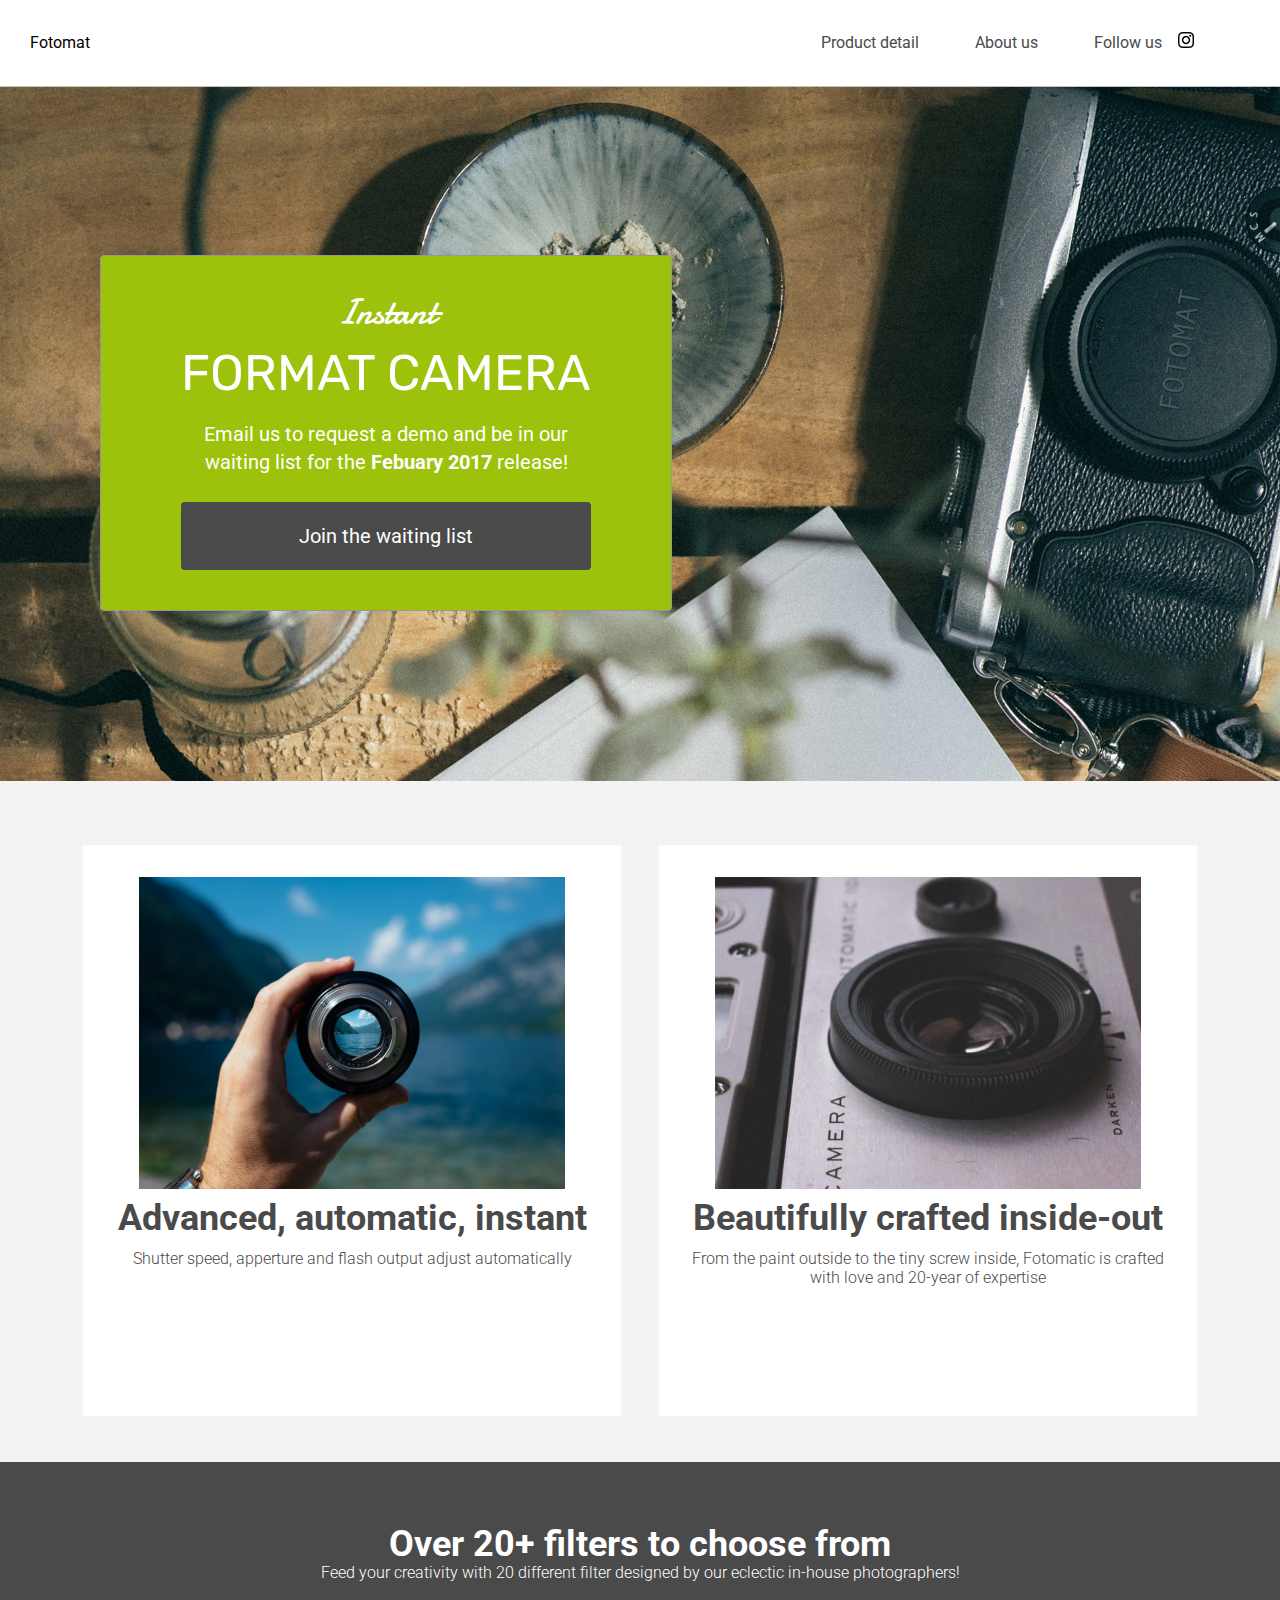
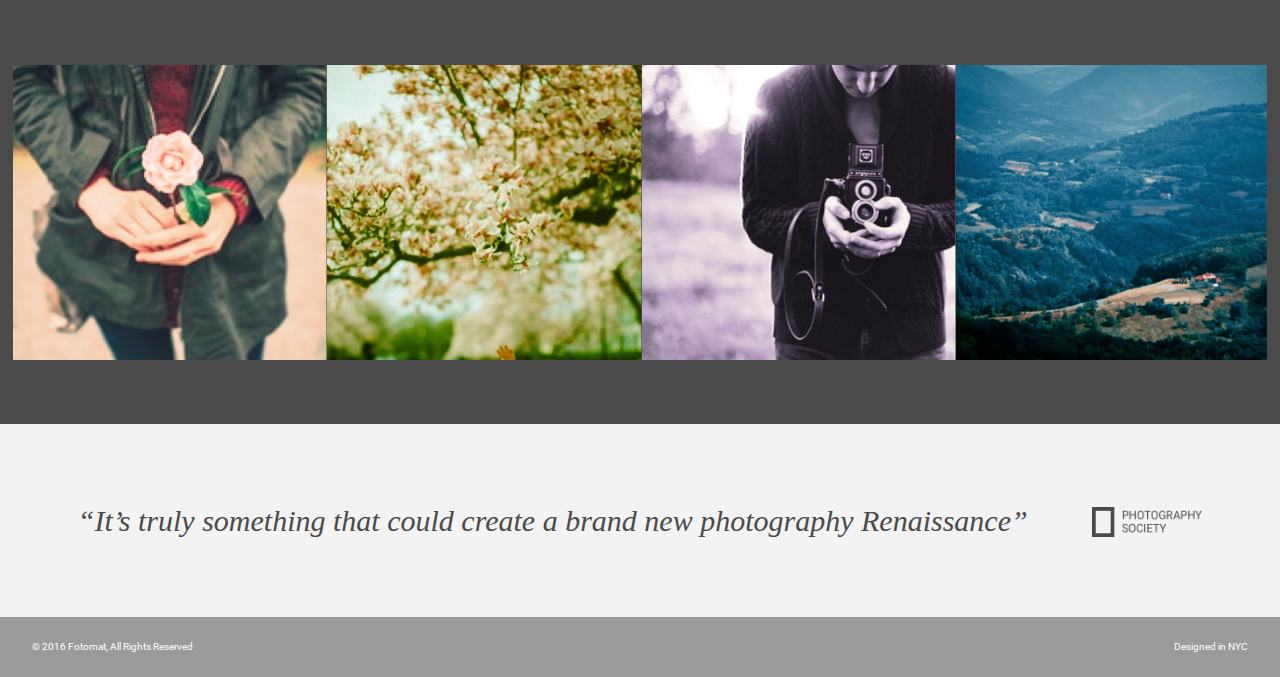
<file: fotomatic/index.html>
<!DOCTYPE html>
<html>
<head>
  <link href="https://fonts.googleapis.com/css?family=Damion" rel="stylesheet">
  <link href="https://fonts.googleapis.com/css?family=Rubik" rel="stylesheet">
  <link href="https://fonts.googleapis.com/css?family=Roboto:300,400,600,700" rel="stylesheet">
  <link rel="stylesheet" href="./resources/css/reset.css">
  <link rel="stylesheet" href="./resources/css/style.css">
</head>
<body>
  <!-- Header -->
  <header>
    <div class="content">
      <a href="index.html" class="desktop logo">Fotomat</a>
      <nav class="desktop">
        <ul>
          <li><a href="#">Product detail</a></li>
          <li><a href="#">About us</a></li>
          <li><a href="https://www.instagram.com/">Follow us
            <img class="icon" src="./resources/images/instagram.png"></a></li>
          <li><a href="#" class="button tablet">Join us</a></li>
        </ul>
      </nav>
      <nav class="mobile">
        <ul>
          <li><a href="#"><img src="./resources/images/ic-logo.svg"></a></li>
          <li><a href="#"><img src="./resources/images/ic-product-detail.svg"></a></li>
          <li><a href="#"><img src="./resources/images/ic-about-us.svg"></a></li>
          <li><a href="#" class="button">Join us</a></li>
        </ul>
      </nav>
    </div>
  </header>

  <!-- Main Content -->
  <div class="main-content">

    <!-- Sign Up Section -->
    <div id="sign-up-section" class="banner">
      <div id="sign-up-cta">
        <div class="content center">
          <div class="header">
            <h2 class="cursive">Instant</h2>
            <h1 class="striking">FORMAT CAMERA</h1>
          </div>
          <div class="email">
            <span>
              Email us to request a demo and be in our waiting list for the
              <strong>Febuary 2017</strong> release!
            </span>
            <div class="button">Join the waiting list</div>
          </div>
        </div>
      </div>
    </div>

    <!-- Features Section -->
    <div id="features-section">
      <div class="feature">
        <div class="center">
          <div class="image-container">
            <img src="resources/images/feature-1.png" />
          </div>
          <div class="content">
            <h2>Advanced, automatic, instant</h2>
            <h3>Shutter speed, apperture and flash output adjust
              automatically</h3>
          </div>
        </div>
      </div>
      <div class="feature">
        <div class="center">
          <div class="image-container">
            <img src="resources/images/feature-2.png" />
          </div>
          <div class="content">
            <h2>Beautifully crafted inside-out</h2>
            <h3>From the paint outside to the tiny screw inside, Fotomatic is
              crafted with love and 20-year of expertise</h3>
          </div>
        </div>
      </div>
    </div>

    <!-- Filters Section -->
    <div id="filters-section">
      <div class="content center">
        <h2>Over 20+ filters to choose from</h2>
        <h3>Feed your creativity with 20 different filter designed by our
          eclectic in-house photographers!</h3>
      </div>
      <div class="images-container">
        <div class="image-container">
          <img src="./resources/images/filter-1.png" />
        </div>
        <div class="image-container">
          <img src="./resources/images/filter-2.png" />
        </div>
        <div class="image-container">
          <img src="./resources/images/filter-3.png" />
        </div>
        <div class="image-container extra">
          <img src="./resources/images/filter-4.png" />
        </div>
      </div>
    </div>

    <!-- Quotes Section -->
    <div id="quotes-section">
      <div class="content center">
        <span class="quote">“It’s truly something that could create a brand
          new photography Renaissance”</span>
        <img class="quote-citation" src="./resources/images/photography-logo.png"/>
      </div>
    </div>

    <!-- Footer -->
    <footer>
      <div class="content">
        <span class="copyright">© 2016  Fotomat, All Rights Reserved</span>
        <span class="location">Designed in NYC</span>
      </div>
    </footer>

  </div>
</body>
</html>
</file>
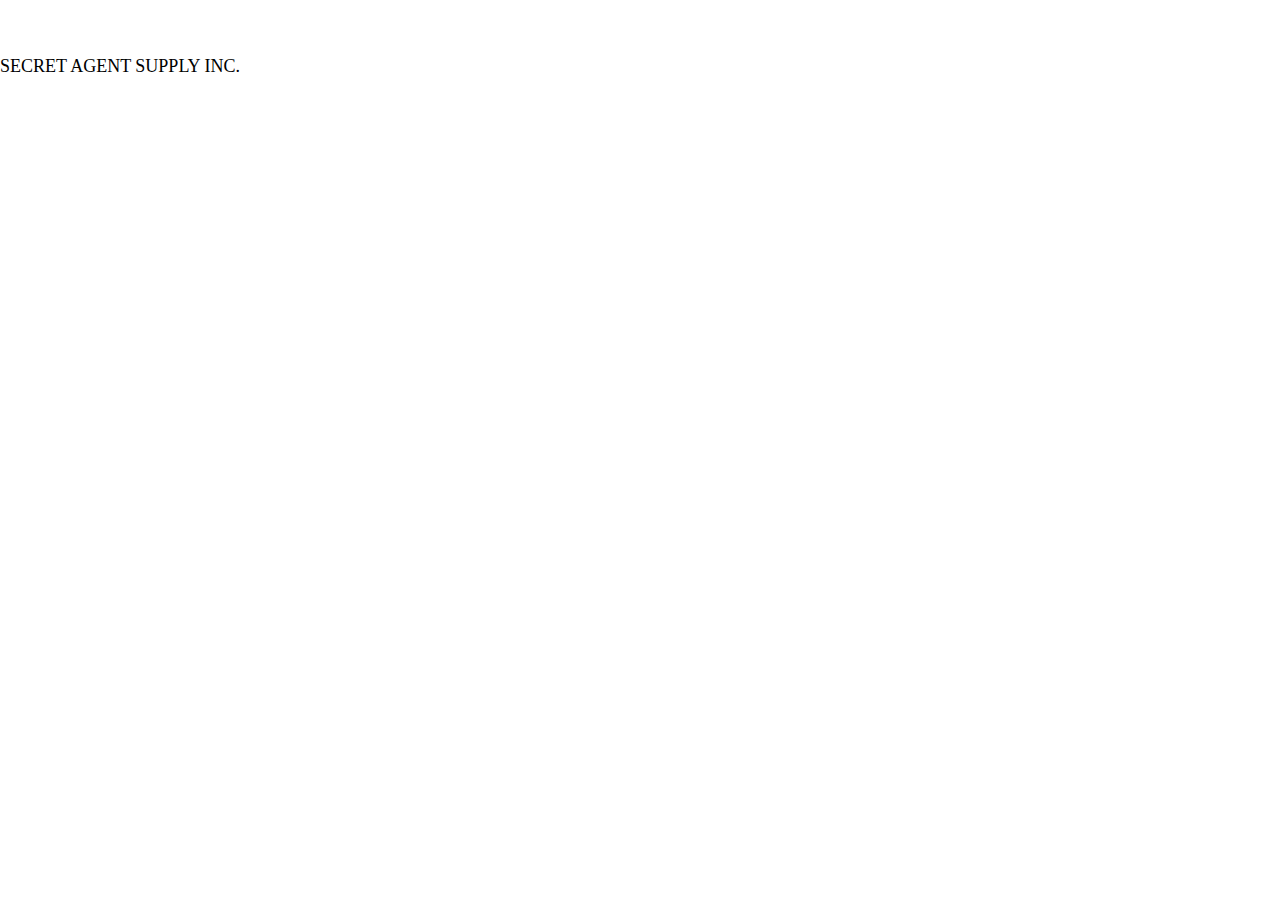
<file: SecretAgentSupply/index.html>
<!DOCTYPE html>
<html>
  <head>
    <meta charset="utf-8">
    <title>Secret Agent Supply Inc.</title>
    <link href="./resources/css/reset.css" type="text/css" rel="stylesheet">
    <link href="./resources/css/style.css" type="text/css" rel="stylesheet">
  </head>
  <body>
    <!--container-->
    <div id="container">
      <header>
        <img src="./resources/logo.png">
        <h2>SECRET AGENT SUPPLY INC.</h2>
      </header>

      <div id="headlineBox">
        
  </body>
</html>
</file>
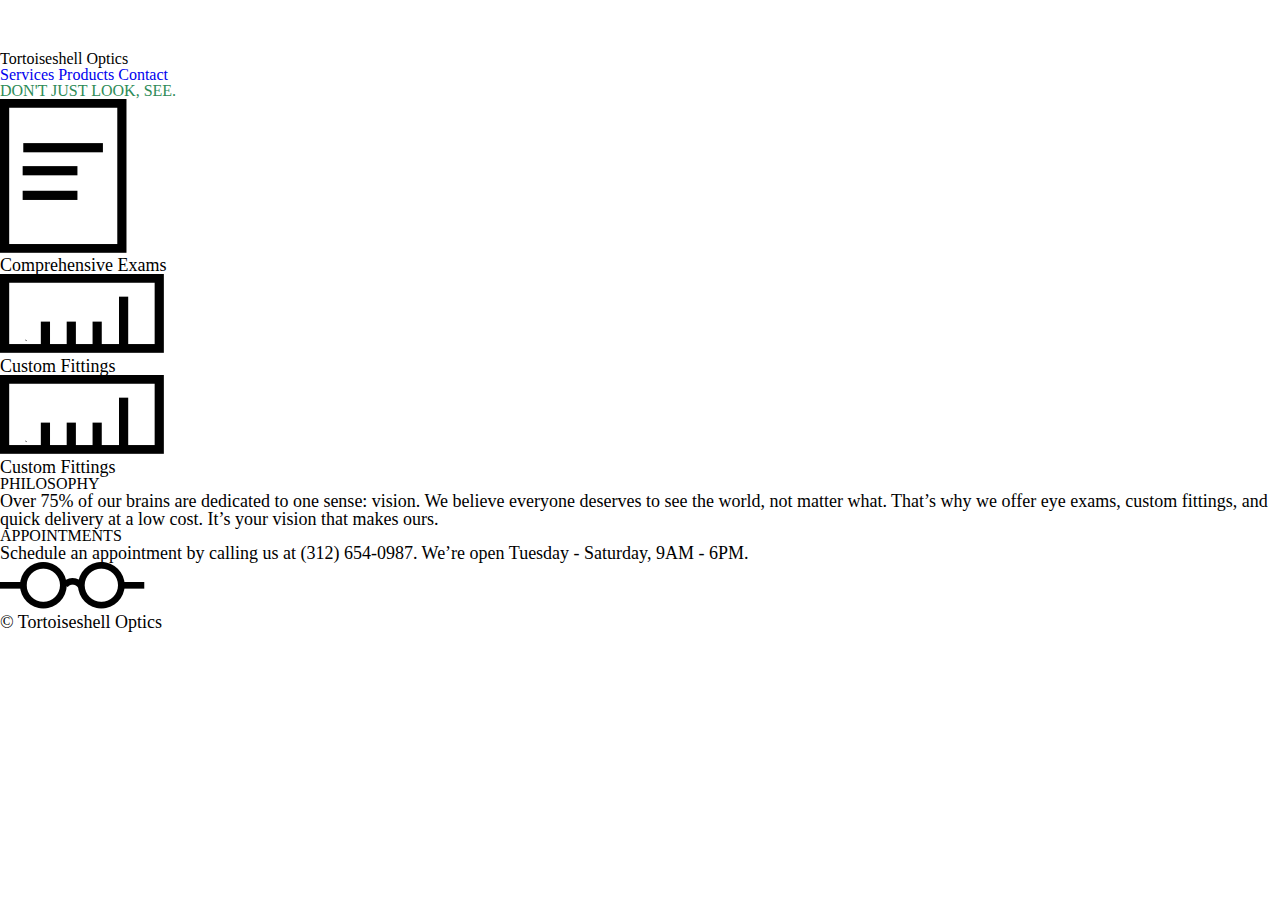
<file: tortoiseshell/index.html>
<!DOCTYPE html>
<html>
  <head>
    <meta charset="utf-8">
    <title></title>
    <link href="./resources/css/reset.css" type="text/css" rel="stylesheet">
    <link href="./resources/css/style.css" type="text/css" rel="stylesheet">
  </head>
  <body>
    <!--headline-->
    <div id="headline">

      <!--header-->
      <header>
        <img src="./resources/logo-white.png">
        <h2>Tortoiseshell Optics</h2>

        <nav>
          <ul>
            <span><a href="#services">Services</a></span>
            <span><a href="#products">Products</a></span>
            <span><a href="#contact">Contact</a></span>
          </ul>
        </nav>
      </header>

      <!--motto-->
      <div id="motto">
        <h1>DON'T JUST LOOK, SEE.</h1>
      </div>
    </div>

    <!--services-->
    <div id="servicesBox">
      <div class="services">
        <img src="./resources/paper-icon.png">
        <p>Comprehensive Exams</p>
      </div>

      <div class="services">
        <img src="./resources/ruler-icon.png">
        <p>Custom Fittings</p>
      </div>

      <div class="services">
        <img src="./resources/ruler-icon.png">
        <p>Custom Fittings</p>
      </div>
    </div>

    <!--info-->
    <div id="infoBox">
      <div class="info">
        <h3>PHILOSOPHY</h3>
        <p>Over 75% of our brains are dedicated to one sense: vision. We
          believe everyone deserves to see the world, not matter what. That’s
          why we offer eye exams, custom fittings, and quick delivery at a low
          cost. It’s your vision that makes ours.</p>
      </div>

      <div class="info">
        <h3>APPOINTMENTS</h3>
        <p>Schedule an appointment by calling us at (312) 654-0987. We’re
          open Tuesday - Saturday, 9AM - 6PM.</p>
      </div>
    </div>

    <!--footer-->
    <footer>
      <img src="./resources/logo-black.png">
      <p>&copy; Tortoiseshell Optics</p>
    </footer> 
  </body>
</html>
</file>
<file: fotomatic/resources/css/style.css>
/* Universal Styles */

html {
  font-family: "Roboto", sans-serif;
  font-size: 16px;
}

.main-content {
  position: relative;
  top: 5.3125rem; /* To offset for fixed header. */
}

.center {
  text-align: center;
}

.button {
  border-radius: 4px;
  background-color: #4a4a4a;
  color: white;
}

.image-container {
  overflow: hidden;
}

.image-container img {
  display: block;
}

@media only screen and (max-width: 1024px) {
  .main-content {
    top: 2.5625rem;
  }
}

/* Header */

header {
  position: fixed;
  width: 100%;
  border-bottom: solid 1px #c6c1c1;
  background-color: white;
  z-index: 10;
}

header .content {
  display: flex;
  align-items: center;
  padding: 1.875rem;
}

header .logo {
  flex: 1;
}

header nav ul {
  display: flex;
}

nav li {
  padding-left: 3.5rem;
}

nav a {
  vertical-align: center;
  line-height: 1.6;
  font-size: 1rem;
  color: #4a4a4a;
}

header .icon {
  width: 1rem;
  padding-left: .75rem;
}

header .mobile {
  display: none;
}

header .tablet {
  display: none;
}

@media only screen and (max-width: 1024px) {
  header .tablet {
    display: block;
  }

  header .button {
    padding: .1875rem .5rem;
    background-color: #9dc20b;
    line-height: 1.6;
    color: white;
  }
}

@media only screen and (max-width: 760px) {
  header .desktop {
    display: none;
  }

  header .tablet {
    display: none;
  }

  header .mobile {
    display: block;
    width: 100%;
  }

  header .content {
    padding: 0.725rem 0;
  }

  header .mobile ul {
    display: flex;
    justify-content: space-around;
    align-items: center;
    width: 100%;
  }

  header .mobile li {
    padding: 0;
  }

  header .mobile img {
    vertical-align: middle;
  }

  header .mobile .button {
    padding: .1875rem .5rem;
    background-color: #9dc20b;
    line-height: 1.6;
    color: white;
  }
}

/* Sign Up Section */

#sign-up-section {
  display: flex;
  justify-content: flex-start;
  align-items: flex-start;
  height: 43.5rem;
  background-image: url(../images/banner-landingpage.jpg);
  background-size: cover;
}

#sign-up-cta {
  margin: 10.625rem 6.25rem;
  padding: 0 5rem 2.5rem 5rem;
  border: solid 1px #979797;
  border-radius: 4px;
  background-color: #9dc20b;
}

#sign-up-cta .content {
  width: 25.625rem;
  margin-top: 2rem;
  font-family: "Roboto", sans-serif;
  font-size: 1.25rem;
  line-height: 1.4;
  color: white;
}

#sign-up-cta h1 {
  font-size: 3.125rem;
}

#sign-up-cta h2 {
  font-size: 2.25rem;
}

#sign-up-cta span strong {
  font-weight: bold;
}

#sign-up-cta .cursive {
  font-family: "Damion", cursive;
}

#sign-up-cta .striking {
  font-family: "Rubik", sans-serif;
  padding-bottom: .75rem;
}

#sign-up-cta .button {
  margin-top: 1.625rem;
  padding: 1.25rem 7.25rem;
}

@media only screen and (max-width: 1024px) {
  #sign-up-section {
    align-items: center;
    justify-content: center;
    height: 28rem;
    background-position: right;
  }

  #sign-up-cta {
    position: static;
    width: auto;
    height: auto;
    background-color: transparent;
    border: none;
  }

  #sign-up-cta .content {
    margin-top: 0;
  }

  #sign-up-cta .email {
    display: none;
  }

  #sign-up-cta h1 {
    font-size: 3.125rem;
  }

  #sign-up-cta h2 {
    font-size: 2.25rem;
  }
}

@media only screen and (max-width: 760px) {
  #sign-up-section {
    height: 20rem;
  }

  #sign-up-cta h1 {
    font-size: 2.25rem;
  }

  #sign-up-cta h2 {
    font-size: 2rem;
  }
}

/* Features Section */

#features-section {
  display: flex;
  justify-content: space-between;
  align-items: center;
  padding: 4rem 5% 2.875rem 5%;
  background-color: #f3f3f3;
}

.feature {
  width: 40%;
  height: 90%;
  max-height: 635px;
  flex: 1;
  padding: 2rem;
  margin: 0px 1.1875rem;
  background-color: white;
}

.feature .image-container {
  width: 90%;
  max-height: 39.6875rem;
  margin: 0 auto;
}

.image-container img {
  max-width: 100%;
  max-height: 100%;
}

.feature .content {
  height: 11.6875rem;
}

.feature h2 {
  margin-top: 0.5rem;
  padding-bottom: .5rem;
  font-size: 2.25rem;
  font-weight: bold;
  line-height: 1.2;
  color: #4a4a4a;
}

.feature h3 {
  font-size: 1rem;
  line-height: 1.2;
  font-weight: 300;
  color: #4a4a4a;
}

@media only screen and (max-width: 1024px) {
  .feature h2 {
    font-size: 1.5rem;
    text-align: left;
  }

  .feature h3 {
    text-align: left;
    font-size: 0.925rem;
  }
}

@media only screen and (max-width: 760px) {
  #features-section {
    flex-flow: column;
    padding: 0;
  }

  .feature {
    width: 100%;
    margin: 0;
    padding: 1rem 0 1.875rem 0;
  }

  .feature .content {
    height: auto;
  }

  .feature h2 {
    font-size: 1.125rem;
    line-height: 1.3;
    font-weight: normal;
    text-align: center;
  }

  .feature h3 {
    font-size: .875rem;
    line-height: 1.4;
    text-align: center;
  }
}

/* Filters Section */

#filters-section {
  padding: 4rem 0;
  background-color: #4a4a4a;
}

#filters-section .content {
  padding: 0 .625rem;
  margin-bottom: 5rem;
}

#filters-section .content h2 {
  font-size: 2.25rem;
  font-weight: bold;
  color: white;
}

#filters-section .content h3 {
  font-size: 1rem;
  line-height: 1.4;
  font-weight: 300;
  color: white;
}

#filters-section .images-container {
  display: flex;
  max-width: 100%;
  padding: 0 1%;
}

@media only screen and (max-width: 760px) {
  #filters-section {
    padding: 1.5rem 0 0 0;
  }

  #filters-section .content {
    margin-bottom: 1rem;
  }

  #filters-section .content h2 {
    padding-bottom: .625rem;
    font-size: 1.125rem;
    line-height: 1.3;
    font-weight: normal;
  }

  #filters-section .content h3 {
    font-size: .875rem;
    line-height: 1.4;
  }

  #filters-section .images-container {
    padding: 0;
  }

  #filters-section .extra {
    display: none;
  }
}

/* Quotes Section */

#quotes-section {
  background-color: #f3f3f3;
}

#quotes-section .content {
  padding: 5rem 0;
}

#quotes-section .quote {
  padding-right: 1.875rem;
  font-family: "Palatino", serif;
  font-size: 1.875rem;
  line-height: 1.1;
  font-style: italic;
  color: #4a4a4a;
  margin-right: 1.875rem;
}

#quotes-section .quote-citation {
  vertical-align: bottom;
  height: 1.875rem;
}

/**tablet sizing**/
@media only screen and (max-width: 1024px) {
  #quotes-section .content {
    padding: 1.875rem 1rem;
    display: flex;
    justify-content: space-between;
    align-items: center;
  }


  #quotes-section .quote {
    font-size: 1.5rem;
    line-height: 1.4;
    width: 75%;
    text-align: left;
  }

  #quotes-section quote-citation {
    padding-top: 1rem;
    margin: auto;
    width: 25%;
  }
}

/**mobile sizing**/
@media only screen and (max-width: 760px) {
  #quotes-section .content {
    flex-direction: column;
  }

  #quotes-section .quote {
    text-align: center;
    margin: 0 0 1.25rem 0;
    padding: 0;
  }

  #quotes-section quote-citation {
    text-align: center;
  }
}

/* Footer */

footer {
  background-color: #9b9b9b;
  padding: 1.5625rem 2rem;
}

footer .content {
  color: white;
  display: flex;
  font-size: .75rem;
}

footer .copyright {
  flex-grow: 1;
}

@media only screen and (min-width: 760px) {
  footer .content {
    font-size: .625rem;
  }
}
</file>
<file: SecretAgentSupply/resources/css/style.css>
html {
  font-size: 18px;
}
</file>
<file: tortoiseshell/resources/css/style.css>
* {
  font-family: Helvetica, Arial, sans-serif;
}


h1 {
  color: SeaGreen;
}


p,
li {
  font-size: 18px;
}


a {
  text-decoration: none;
}
</file>
